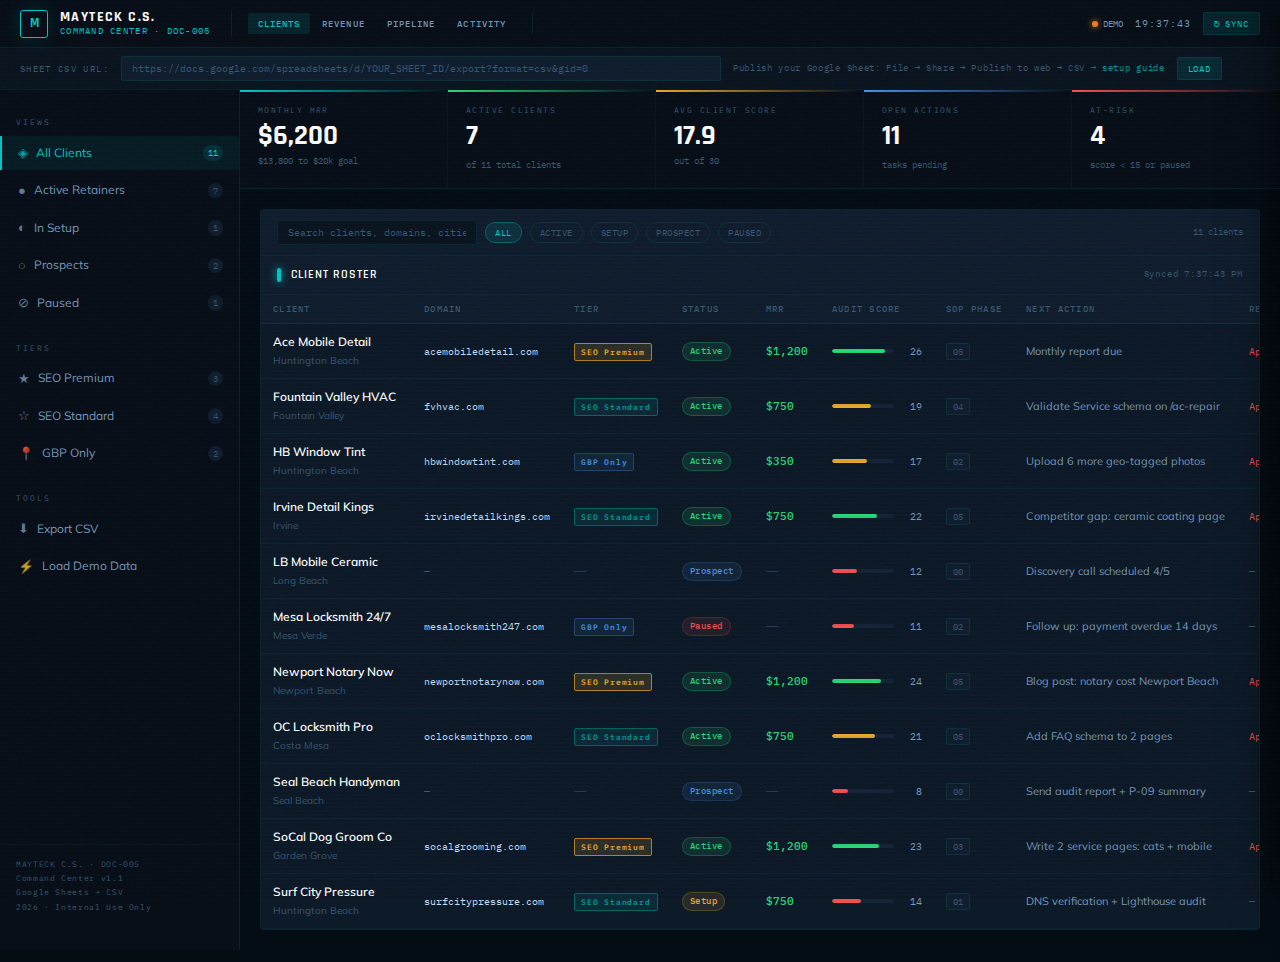
<file: 05_Command_Center_CRM.html>
<!DOCTYPE html>
<html lang="en">
<head>
<meta charset="UTF-8">
<meta name="viewport" content="width=device-width, initial-scale=1.0">
<title>Mayteck C.S. — Command Center</title>
<style>
@import url('https://fonts.googleapis.com/css2?family=IBM+Plex+Mono:ital,wght@0,300;0,400;0,500;0,600;1,300&family=Rajdhani:wght@400;500;600;700&family=Mulish:ital,wght@0,300;0,400;0,600;1,300&display=swap');

/* ══════════════════════════════════════════
   TOKENS & RESET
══════════════════════════════════════════ */
:root {
  --bg0:    #050D14;
  --bg1:    #080F18;
  --bg2:    #0B1520;
  --bg3:    #101E2E;
  --bg4:    #152438;
  --panel:  #0D1A28;
  --raised:  #122030;

  --teal:   #00C8C8;
  --teal2:  #009898;
  --teal3:  #006868;
  --teal-glow: rgba(0,200,200,0.12);

  --gold:   #E8A830;
  --gold2:  #B88020;
  --gold-glow: rgba(232,168,48,0.1);

  --green:  #28D878;
  --green2: #1A9850;
  --red:    #F05050;
  --red2:   #A03030;
  --amber:  #F08028;
  --blue:   #4890E8;
  --purple: #9870D8;

  --text:   #C8DCF0;
  --text2:  #7898B8;
  --text3:  #3A5870;
  --border: rgba(0,200,200,0.12);
  --border2: rgba(0,200,200,0.06);

  --shadow: 0 2px 20px rgba(0,0,0,0.5);
  --glow-teal: 0 0 20px rgba(0,200,200,0.15);
  --glow-gold: 0 0 20px rgba(232,168,48,0.1);

  --font-display: 'Rajdhani', sans-serif;
  --font-mono:    'IBM Plex Mono', monospace;
  --font-body:    'Mulish', sans-serif;
}

*, *::before, *::after { box-sizing: border-box; margin: 0; padding: 0; }
html { scroll-behavior: smooth; }

::-webkit-scrollbar { width: 4px; height: 4px; }
::-webkit-scrollbar-track { background: var(--bg1); }
::-webkit-scrollbar-thumb { background: var(--teal3); border-radius: 2px; }

body {
  font-family: var(--font-body);
  background: var(--bg0);
  color: var(--text);
  font-size: 13px;
  line-height: 1.5;
  min-height: 100vh;
  overflow-x: hidden;
}

/* ── NOISE OVERLAY ── */
body::before {
  content: '';
  position: fixed; inset: 0;
  background-image: url("data:image/svg+xml,%3Csvg viewBox='0 0 256 256' xmlns='http://www.w3.org/2000/svg'%3E%3Cfilter id='noise'%3E%3CfeTurbulence type='fractalNoise' baseFrequency='0.9' numOctaves='4' stitchTiles='stitch'/%3E%3C/filter%3E%3Crect width='100%25' height='100%25' filter='url(%23noise)' opacity='0.03'/%3E%3C/svg%3E");
  pointer-events: none; z-index: 9999; opacity: 0.4;
}

/* ── SCAN LINES ── */
body::after {
  content: '';
  position: fixed; inset: 0;
  background: repeating-linear-gradient(
    0deg,
    transparent,
    transparent 2px,
    rgba(0,0,0,0.04) 2px,
    rgba(0,0,0,0.04) 4px
  );
  pointer-events: none; z-index: 9998;
}

/* ══════════════════════════════════════════
   TOP BAR
══════════════════════════════════════════ */
.topbar {
  position: sticky; top: 0; z-index: 200;
  height: 48px;
  background: var(--bg1);
  border-bottom: 1px solid var(--border);
  display: flex; align-items: center;
  padding: 0 20px;
  gap: 0;
}

.topbar-brand {
  display: flex; align-items: center; gap: 12px;
  padding-right: 20px;
  border-right: 1px solid var(--border);
}
.brand-logo {
  width: 28px; height: 28px;
  border: 1.5px solid var(--teal);
  border-radius: 3px;
  display: flex; align-items: center; justify-content: center;
  font-family: var(--font-display);
  font-size: 13px; font-weight: 700;
  color: var(--teal);
  box-shadow: var(--glow-teal);
  flex-shrink: 0;
}
.brand-text { display: flex; flex-direction: column; }
.brand-name {
  font-family: var(--font-display);
  font-size: 14px; font-weight: 700;
  color: #fff; letter-spacing: 0.1em;
  line-height: 1;
}
.brand-sub {
  font-family: var(--font-mono);
  font-size: 8.5px; color: var(--teal);
  letter-spacing: 0.15em; margin-top: 1px;
}

.topbar-nav {
  display: flex; align-items: center; gap: 2px;
  padding: 0 16px;
  border-right: 1px solid var(--border);
}
.nav-btn {
  font-family: var(--font-mono);
  font-size: 9px; font-weight: 500;
  letter-spacing: 0.12em;
  padding: 5px 10px;
  border-radius: 2px;
  border: none;
  background: transparent;
  color: var(--text2);
  cursor: pointer;
  transition: all 0.15s;
}
.nav-btn:hover, .nav-btn.active {
  background: var(--teal-glow);
  color: var(--teal);
}

.topbar-right {
  margin-left: auto;
  display: flex; align-items: center; gap: 12px;
}

.status-pill {
  display: flex; align-items: center; gap: 5px;
  font-family: var(--font-mono);
  font-size: 9px;
  color: var(--text2);
}
.status-dot {
  width: 6px; height: 6px; border-radius: 50%;
  animation: pulse-dot 2s infinite;
}
.dot-green { background: var(--green); box-shadow: 0 0 6px var(--green); }
.dot-amber { background: var(--amber); box-shadow: 0 0 6px var(--amber); }
.dot-red   { background: var(--red);   box-shadow: 0 0 6px var(--red); }

@keyframes pulse-dot {
  0%, 100% { opacity: 1; }
  50% { opacity: 0.4; }
}

#clock {
  font-family: var(--font-mono);
  font-size: 10px;
  color: var(--text2);
  letter-spacing: 0.1em;
}

.btn-reload {
  font-family: var(--font-mono);
  font-size: 9px; letter-spacing: 0.1em;
  padding: 5px 10px;
  background: var(--teal-glow);
  border: 1px solid var(--border);
  border-radius: 2px;
  color: var(--teal);
  cursor: pointer;
  transition: all 0.15s;
}
.btn-reload:hover { background: rgba(0,200,200,0.2); border-color: var(--teal2); }
.btn-reload.loading { animation: spin 1s linear infinite; }
@keyframes spin { to { transform: rotate(360deg); } }

/* ══════════════════════════════════════════
   SHEET CONFIG BANNER
══════════════════════════════════════════ */
.config-banner {
  background: var(--bg2);
  border-bottom: 1px solid var(--border2);
  padding: 8px 20px;
  display: flex; align-items: center; gap: 12px;
  flex-wrap: wrap;
}
.config-label {
  font-family: var(--font-mono);
  font-size: 9px; color: var(--text3);
  letter-spacing: 0.15em; flex-shrink: 0;
}
.config-input {
  flex: 1; min-width: 320px; max-width: 600px;
  background: var(--bg3);
  border: 1px solid var(--border);
  border-radius: 2px;
  padding: 5px 10px;
  font-family: var(--font-mono);
  font-size: 10px;
  color: var(--teal);
  outline: none;
  transition: border-color 0.15s;
}
.config-input:focus { border-color: var(--teal2); }
.config-input::placeholder { color: var(--text3); }
.config-help {
  font-family: var(--font-mono);
  font-size: 8.5px; color: var(--text3);
  letter-spacing: 0.08em;
}
.config-help a { color: var(--teal2); text-decoration: none; }
.config-help a:hover { color: var(--teal); }

/* ══════════════════════════════════════════
   MAIN LAYOUT
══════════════════════════════════════════ */
.main {
  display: grid;
  grid-template-columns: 240px 1fr;
  grid-template-rows: auto 1fr;
  min-height: calc(100vh - 48px - 38px);
}

/* ── SIDEBAR ── */
.sidebar {
  grid-row: 1 / 3;
  background: var(--bg1);
  border-right: 1px solid var(--border);
  padding: 16px 0 24px;
  display: flex; flex-direction: column;
  gap: 4px;
}

.sidebar-section-label {
  font-family: var(--font-mono);
  font-size: 8px; color: var(--text3);
  letter-spacing: 0.25em; text-transform: uppercase;
  padding: 10px 16px 4px;
}

.sidebar-item {
  display: flex; align-items: center; gap: 8px;
  padding: 7px 16px;
  cursor: pointer;
  transition: all 0.12s;
  border-left: 2px solid transparent;
  font-size: 12px;
  color: var(--text2);
}
.sidebar-item:hover {
  background: var(--teal-glow);
  color: var(--teal);
  border-left-color: var(--teal3);
}
.sidebar-item.active {
  background: rgba(0,200,200,0.08);
  color: var(--teal);
  border-left-color: var(--teal);
}
.sidebar-item .si-icon { font-size: 13px; flex-shrink: 0; opacity: 0.8; }
.sidebar-item .si-label { font-family: var(--font-body); font-weight: 400; flex: 1; }
.sidebar-item .si-count {
  font-family: var(--font-mono);
  font-size: 9px; color: var(--text3);
  background: var(--bg3);
  padding: 1px 5px; border-radius: 8px;
}
.sidebar-item.active .si-count {
  background: var(--teal-glow);
  color: var(--teal);
}

.sidebar-footer {
  margin-top: auto;
  padding: 12px 16px;
  border-top: 1px solid var(--border2);
  font-family: var(--font-mono);
  font-size: 8px; color: var(--text3);
  letter-spacing: 0.08em; line-height: 1.8;
}

/* ── KPI STRIP ── */
.kpi-strip {
  grid-column: 2;
  display: grid;
  grid-template-columns: repeat(5, 1fr);
  border-bottom: 1px solid var(--border);
  background: var(--bg1);
}

.kpi-cell {
  padding: 14px 18px;
  border-right: 1px solid var(--border2);
  position: relative;
  overflow: hidden;
  transition: background 0.15s;
}
.kpi-cell:last-child { border-right: none; }
.kpi-cell:hover { background: var(--bg2); }
.kpi-cell::before {
  content: '';
  position: absolute; top: 0; left: 0; right: 0;
  height: 2px;
}
.kpi-teal::before  { background: linear-gradient(90deg, var(--teal), transparent); }
.kpi-gold::before  { background: linear-gradient(90deg, var(--gold), transparent); }
.kpi-green::before { background: linear-gradient(90deg, var(--green), transparent); }
.kpi-red::before   { background: linear-gradient(90deg, var(--red), transparent); }
.kpi-blue::before  { background: linear-gradient(90deg, var(--blue), transparent); }

.kpi-label {
  font-family: var(--font-mono);
  font-size: 8px; color: var(--text3);
  letter-spacing: 0.18em; text-transform: uppercase;
  margin-bottom: 6px;
}
.kpi-value {
  font-family: var(--font-display);
  font-size: 28px; font-weight: 700;
  color: #fff; line-height: 1;
  margin-bottom: 4px;
}
.kpi-sub {
  font-family: var(--font-mono);
  font-size: 9px; color: var(--text3);
}
.kpi-delta {
  font-family: var(--font-mono);
  font-size: 9px;
  display: inline-flex; align-items: center; gap: 2px;
}
.delta-up   { color: var(--green); }
.delta-down { color: var(--red); }
.delta-flat { color: var(--text3); }

/* ── CONTENT AREA ── */
.content {
  grid-column: 2;
  padding: 20px;
  display: flex; flex-direction: column; gap: 16px;
  overflow-y: auto;
}

/* ══════════════════════════════════════════
   PANELS
══════════════════════════════════════════ */
.panel {
  background: var(--panel);
  border: 1px solid var(--border2);
  border-radius: 4px;
  overflow: hidden;
  animation: fadeIn 0.3s ease forwards;
}

@keyframes fadeIn {
  from { opacity: 0; transform: translateY(6px); }
  to   { opacity: 1; transform: translateY(0); }
}

.panel-header {
  display: flex; align-items: center; gap: 10px;
  padding: 10px 16px;
  background: var(--bg3);
  border-bottom: 1px solid var(--border2);
}
.panel-title {
  font-family: var(--font-display);
  font-size: 12px; font-weight: 600;
  color: #fff; letter-spacing: 0.08em;
  text-transform: uppercase; flex: 1;
}
.panel-meta {
  font-family: var(--font-mono);
  font-size: 8.5px; color: var(--text3);
  letter-spacing: 0.1em;
}
.panel-accent {
  width: 4px; height: 14px; border-radius: 2px;
}
.accent-teal   { background: var(--teal); box-shadow: 0 0 8px var(--teal); }
.accent-gold   { background: var(--gold); }
.accent-green  { background: var(--green); }
.accent-red    { background: var(--red); }
.accent-purple { background: var(--purple); }

.panel-body { padding: 14px 16px; }

.two-col { display: grid; grid-template-columns: 1fr 1fr; gap: 16px; }
.three-col { display: grid; grid-template-columns: 1fr 1fr 1fr; gap: 16px; }

/* ══════════════════════════════════════════
   CLIENT TABLE
══════════════════════════════════════════ */
.client-table-wrap { overflow-x: auto; }

.client-table {
  width: 100%;
  border-collapse: collapse;
  font-size: 12px;
}

.client-table thead tr {
  background: var(--bg3);
  border-bottom: 1px solid var(--border);
}

.client-table th {
  font-family: var(--font-mono);
  font-size: 8.5px; font-weight: 500;
  letter-spacing: 0.15em; text-transform: uppercase;
  color: var(--text3);
  padding: 8px 12px;
  text-align: left;
  white-space: nowrap;
  cursor: pointer;
  user-select: none;
  transition: color 0.12s;
}
.client-table th:hover { color: var(--teal); }
.client-table th.sort-asc::after  { content: ' ▲'; color: var(--teal); font-size: 8px; }
.client-table th.sort-desc::after { content: ' ▼'; color: var(--teal); font-size: 8px; }

.client-table tbody tr {
  border-bottom: 1px solid var(--border2);
  transition: background 0.12s;
  cursor: pointer;
}
.client-table tbody tr:hover { background: rgba(0,200,200,0.04); }
.client-table tbody tr.selected { background: rgba(0,200,200,0.08); }

.client-table td {
  padding: 9px 12px;
  color: var(--text);
  vertical-align: middle;
  white-space: nowrap;
}

.td-name { font-weight: 600; color: #fff; }
.td-domain {
  font-family: var(--font-mono);
  font-size: 10px; color: var(--teal2);
}
.td-domain a { color: inherit; text-decoration: none; }
.td-domain a:hover { color: var(--teal); }

/* STATUS BADGES */
.badge {
  font-family: var(--font-mono);
  font-size: 8.5px; font-weight: 500;
  padding: 2px 7px; border-radius: 10px;
  letter-spacing: 0.06em;
  display: inline-block;
  white-space: nowrap;
}
.badge-active  { background: rgba(40,216,120,0.12); color: var(--green);  border: 1px solid rgba(40,216,120,0.25); }
.badge-setup   { background: rgba(232,168,48,0.12); color: var(--gold);   border: 1px solid rgba(232,168,48,0.25); }
.badge-paused  { background: rgba(240,80,80,0.1);   color: var(--red);    border: 1px solid rgba(240,80,80,0.2); }
.badge-prospect{ background: rgba(72,144,232,0.1);  color: var(--blue);   border: 1px solid rgba(72,144,232,0.2); }
.badge-churned { background: rgba(58,88,112,0.2);   color: var(--text3);  border: 1px solid var(--border); }

/* TIER BADGES */
.tier {
  font-family: var(--font-mono);
  font-size: 8px; font-weight: 600;
  padding: 2px 6px; border-radius: 2px;
  letter-spacing: 0.1em;
}
.tier-premium { background: rgba(232,168,48,0.15); color: var(--gold); border: 1px solid var(--gold2); }
.tier-standard{ background: rgba(0,200,200,0.1); color: var(--teal2); border: 1px solid var(--teal3); }
.tier-gbp     { background: rgba(72,144,232,0.1); color: var(--blue); border: 1px solid rgba(72,144,232,0.3); }
.tier-build   { background: rgba(152,112,216,0.1); color: var(--purple); border: 1px solid rgba(152,112,216,0.3); }

/* SCORE BAR */
.score-bar-wrap {
  display: flex; align-items: center; gap: 6px;
  min-width: 90px;
}
.score-bar-track {
  flex: 1; height: 4px;
  background: var(--bg4); border-radius: 2px;
  overflow: hidden;
}
.score-bar-fill {
  height: 100%; border-radius: 2px;
  transition: width 0.4s ease;
}
.score-num {
  font-family: var(--font-mono);
  font-size: 10px; color: var(--text2);
  width: 22px; text-align: right;
  flex-shrink: 0;
}

/* MRR VALUE */
.mrr-val {
  font-family: var(--font-mono);
  font-size: 11px; font-weight: 500;
  color: var(--green);
}

/* NEXT ACTION */
.next-action {
  font-size: 11px; color: var(--text2);
  max-width: 180px;
  overflow: hidden; text-overflow: ellipsis;
}

/* PHASE BADGE */
.phase-badge {
  font-family: var(--font-mono);
  font-size: 9px;
  padding: 2px 6px; border-radius: 2px;
  border: 1px solid var(--border);
  color: var(--text3);
  background: var(--bg3);
}

/* ══════════════════════════════════════════
   CLIENT DETAIL DRAWER
══════════════════════════════════════════ */
.detail-drawer {
  position: fixed;
  top: 0; right: 0;
  width: 420px; height: 100vh;
  background: var(--bg2);
  border-left: 1px solid var(--border);
  z-index: 300;
  transform: translateX(100%);
  transition: transform 0.25s cubic-bezier(0.4,0,0.2,1);
  display: flex; flex-direction: column;
  box-shadow: -8px 0 40px rgba(0,0,0,0.5);
  overflow: hidden;
}
.detail-drawer.open { transform: translateX(0); }

.drawer-header {
  padding: 16px 20px;
  background: var(--bg3);
  border-bottom: 1px solid var(--border);
  display: flex; align-items: flex-start; gap: 10px;
}
.drawer-close {
  margin-left: auto;
  background: none; border: none;
  color: var(--text3); cursor: pointer;
  font-size: 18px; line-height: 1;
  transition: color 0.12s;
  flex-shrink: 0;
}
.drawer-close:hover { color: var(--teal); }
.drawer-client-name {
  font-family: var(--font-display);
  font-size: 18px; font-weight: 700;
  color: #fff; line-height: 1;
  margin-bottom: 4px;
}
.drawer-client-meta {
  font-family: var(--font-mono);
  font-size: 9.5px; color: var(--text3);
  letter-spacing: 0.1em;
}

.drawer-body { flex: 1; overflow-y: auto; padding: 16px 20px; display: flex; flex-direction: column; gap: 14px; }

.drawer-section-title {
  font-family: var(--font-mono);
  font-size: 8.5px; color: var(--teal3);
  letter-spacing: 0.2em; text-transform: uppercase;
  margin-bottom: 8px;
  padding-bottom: 5px;
  border-bottom: 1px solid var(--border2);
}

.detail-grid {
  display: grid; grid-template-columns: 1fr 1fr; gap: 8px;
}
.detail-field { display: flex; flex-direction: column; gap: 3px; }
.detail-label {
  font-family: var(--font-mono);
  font-size: 8px; color: var(--text3);
  letter-spacing: 0.15em; text-transform: uppercase;
}
.detail-value {
  font-size: 12px; color: var(--text);
  font-family: var(--font-body); font-weight: 400;
}
.detail-value.mono {
  font-family: var(--font-mono);
  font-size: 10.5px; color: var(--teal2);
}
.detail-value.highlight { color: var(--green); font-weight: 600; }

.task-list { display: flex; flex-direction: column; gap: 6px; }
.task-item {
  display: flex; align-items: flex-start; gap: 8px;
  padding: 7px 10px;
  background: var(--bg3);
  border: 1px solid var(--border2);
  border-radius: 3px;
  font-size: 11.5px; color: var(--text2);
  transition: background 0.12s;
}
.task-item:hover { background: var(--bg4); }
.task-dot {
  width: 6px; height: 6px; border-radius: 50%;
  flex-shrink: 0; margin-top: 4px;
}

.sop-track { display: flex; flex-direction: column; gap: 4px; }
.sop-phase {
  display: flex; align-items: center; gap: 8px;
  padding: 5px 8px;
  background: var(--bg3);
  border: 1px solid var(--border2);
  border-radius: 2px;
  font-size: 11px;
}
.sop-num {
  font-family: var(--font-mono);
  font-size: 9px; color: var(--teal2);
  width: 24px; flex-shrink: 0;
}
.sop-label { flex: 1; color: var(--text2); }
.sop-status { font-size: 12px; }

/* ══════════════════════════════════════════
   REVENUE CHART
══════════════════════════════════════════ */
.chart-area {
  display: flex; align-items: flex-end; gap: 4px;
  height: 80px; padding: 0 4px;
}
.chart-bar-wrap {
  flex: 1; display: flex; flex-direction: column;
  align-items: center; gap: 4px;
}
.chart-bar {
  width: 100%;
  border-radius: 2px 2px 0 0;
  transition: height 0.4s ease, opacity 0.2s;
  min-height: 2px;
  cursor: pointer;
  position: relative;
}
.chart-bar:hover { opacity: 0.8; }
.chart-bar-label {
  font-family: var(--font-mono);
  font-size: 7.5px; color: var(--text3);
  letter-spacing: 0.05em;
}

/* ══════════════════════════════════════════
   ACTIVITY FEED
══════════════════════════════════════════ */
.activity-feed { display: flex; flex-direction: column; gap: 0; }
.activity-item {
  display: flex; gap: 12px; padding: 9px 0;
  border-bottom: 1px solid var(--border2);
}
.activity-item:last-child { border-bottom: none; }
.activity-dot-col {
  display: flex; flex-direction: column; align-items: center; gap: 0;
  padding-top: 3px;
}
.activity-dot-outer {
  width: 10px; height: 10px; border-radius: 50%;
  border: 1.5px solid var(--teal3);
  display: flex; align-items: center; justify-content: center;
  flex-shrink: 0;
}
.activity-dot-inner {
  width: 4px; height: 4px; border-radius: 50%;
  background: var(--teal);
}
.activity-line {
  flex: 1; width: 1px;
  background: var(--border2);
  margin-top: 2px;
}
.activity-content { flex: 1; }
.activity-title {
  font-size: 12px; color: var(--text);
  margin-bottom: 2px; font-weight: 400;
}
.activity-title strong { color: #fff; font-weight: 600; }
.activity-time {
  font-family: var(--font-mono);
  font-size: 9px; color: var(--text3);
  letter-spacing: 0.08em;
}

/* ══════════════════════════════════════════
   LOADING / EMPTY STATES
══════════════════════════════════════════ */
.loading-state {
  display: flex; flex-direction: column;
  align-items: center; justify-content: center;
  padding: 48px 20px; gap: 12px;
}
.loading-spinner {
  width: 28px; height: 28px;
  border: 2px solid var(--border);
  border-top-color: var(--teal);
  border-radius: 50%;
  animation: spin 0.8s linear infinite;
}
.loading-text {
  font-family: var(--font-mono);
  font-size: 10px; color: var(--text3);
  letter-spacing: 0.15em;
}
.empty-state {
  text-align: center; padding: 32px;
  font-family: var(--font-mono);
  font-size: 10px; color: var(--text3);
  letter-spacing: 0.1em; line-height: 1.8;
}
.empty-state .big { font-size: 32px; display: block; margin-bottom: 8px; opacity: 0.3; }

/* ══════════════════════════════════════════
   FILTER BAR
══════════════════════════════════════════ */
.filter-bar {
  display: flex; align-items: center; gap: 8px;
  padding: 10px 16px;
  background: var(--bg3);
  border-bottom: 1px solid var(--border2);
  flex-wrap: wrap;
}
.filter-input {
  background: var(--bg2);
  border: 1px solid var(--border);
  border-radius: 2px;
  padding: 5px 10px;
  font-family: var(--font-mono);
  font-size: 10px; color: var(--text);
  outline: none; width: 200px;
  transition: border-color 0.15s;
}
.filter-input:focus { border-color: var(--teal2); }
.filter-input::placeholder { color: var(--text3); }

.filter-chip {
  font-family: var(--font-mono);
  font-size: 8.5px;
  padding: 4px 9px; border-radius: 10px;
  border: 1px solid var(--border);
  background: transparent; color: var(--text3);
  cursor: pointer; transition: all 0.12s;
  letter-spacing: 0.06em;
}
.filter-chip:hover, .filter-chip.active {
  background: var(--teal-glow);
  border-color: var(--teal3);
  color: var(--teal);
}

.filter-right { margin-left: auto; }
.table-count {
  font-family: var(--font-mono);
  font-size: 9px; color: var(--text3);
}

/* ══════════════════════════════════════════
   TOOLTIP
══════════════════════════════════════════ */
.tooltip {
  position: absolute;
  background: var(--bg4);
  border: 1px solid var(--border);
  border-radius: 3px;
  padding: 5px 9px;
  font-family: var(--font-mono);
  font-size: 9.5px; color: var(--text);
  pointer-events: none; z-index: 400;
  white-space: nowrap;
  opacity: 0; transition: opacity 0.12s;
}
.tooltip.visible { opacity: 1; }

/* ══════════════════════════════════════════
   RESPONSIVE TWEAKS
══════════════════════════════════════════ */
@media (max-width: 1100px) {
  .main { grid-template-columns: 1fr; }
  .sidebar { display: none; }
  .kpi-strip { grid-column: 1; grid-template-columns: repeat(3,1fr); }
  .content { grid-column: 1; }
  .kpi-cell:nth-child(n+4) { display: none; }
}

</style>
</head>
<body>

<!-- ══════════════════════════════════════════
     TOP BAR
══════════════════════════════════════════ -->
<div class="topbar">
  <div class="topbar-brand">
    <div class="brand-logo">M</div>
    <div class="brand-text">
      <div class="brand-name">MAYTECK C.S.</div>
      <div class="brand-sub">COMMAND CENTER · DOC-005</div>
    </div>
  </div>

  <nav class="topbar-nav">
    <button class="nav-btn active" onclick="switchView('clients')">CLIENTS</button>
    <button class="nav-btn" onclick="switchView('revenue')">REVENUE</button>
    <button class="nav-btn" onclick="switchView('pipeline')">PIPELINE</button>
    <button class="nav-btn" onclick="switchView('activity')">ACTIVITY</button>
  </nav>

  <div class="topbar-right">
    <div class="status-pill">
      <div class="status-dot dot-green" id="conn-dot"></div>
      <span id="conn-label">READY</span>
    </div>
    <span id="clock">--:--:--</span>
    <button class="btn-reload" onclick="loadData()" id="reload-btn">↻ SYNC</button>
  </div>
</div>

<!-- ══════════════════════════════════════════
     CONFIG BANNER
══════════════════════════════════════════ -->
<div class="config-banner">
  <span class="config-label">SHEET CSV URL:</span>
  <input
    class="config-input"
    id="sheet-url"
    placeholder="https://docs.google.com/spreadsheets/d/YOUR_SHEET_ID/export?format=csv&gid=0"
    type="text"
  >
  <span class="config-help">
    Publish your Google Sheet: File → Share → Publish to web → CSV →
    <a href="#" onclick="showSheetHelp()">setup guide</a>
  </span>
  <button class="btn-reload" onclick="loadData()">LOAD</button>
</div>

<!-- ══════════════════════════════════════════
     MAIN LAYOUT
══════════════════════════════════════════ -->
<div class="main">

  <!-- SIDEBAR -->
  <aside class="sidebar" id="sidebar">
    <div class="sidebar-section-label">Views</div>
    <div class="sidebar-item active" onclick="switchView('clients')">
      <span class="si-icon">◈</span>
      <span class="si-label">All Clients</span>
      <span class="si-count" id="count-all">0</span>
    </div>
    <div class="sidebar-item" onclick="filterByStatus('Active')">
      <span class="si-icon">●</span>
      <span class="si-label">Active Retainers</span>
      <span class="si-count" id="count-active">0</span>
    </div>
    <div class="sidebar-item" onclick="filterByStatus('Setup')">
      <span class="si-icon">◐</span>
      <span class="si-label">In Setup</span>
      <span class="si-count" id="count-setup">0</span>
    </div>
    <div class="sidebar-item" onclick="filterByStatus('Prospect')">
      <span class="si-icon">○</span>
      <span class="si-label">Prospects</span>
      <span class="si-count" id="count-prospect">0</span>
    </div>
    <div class="sidebar-item" onclick="filterByStatus('Paused')">
      <span class="si-icon">⊘</span>
      <span class="si-label">Paused</span>
      <span class="si-count" id="count-paused">0</span>
    </div>

    <div class="sidebar-section-label" style="margin-top:8px;">Tiers</div>
    <div class="sidebar-item" onclick="filterByTier('SEO Premium')">
      <span class="si-icon">★</span>
      <span class="si-label">SEO Premium</span>
      <span class="si-count" id="count-premium">0</span>
    </div>
    <div class="sidebar-item" onclick="filterByTier('SEO Standard')">
      <span class="si-icon">☆</span>
      <span class="si-label">SEO Standard</span>
      <span class="si-count" id="count-standard">0</span>
    </div>
    <div class="sidebar-item" onclick="filterByTier('GBP Only')">
      <span class="si-icon">📍</span>
      <span class="si-label">GBP Only</span>
      <span class="si-count" id="count-gbp">0</span>
    </div>

    <div class="sidebar-section-label" style="margin-top:8px;">Tools</div>
    <div class="sidebar-item" onclick="exportCSV()">
      <span class="si-icon">⬇</span>
      <span class="si-label">Export CSV</span>
    </div>
    <div class="sidebar-item" onclick="toggleDemoData()">
      <span class="si-icon">⚡</span>
      <span class="si-label">Load Demo Data</span>
    </div>

    <div class="sidebar-footer">
      MAYTECK C.S. · DOC-005<br>
      Command Center v1.1<br>
      Google Sheets → CSV<br>
      2026 · Internal Use Only
    </div>
  </aside>

  <!-- KPI STRIP -->
  <div class="kpi-strip">
    <div class="kpi-cell kpi-teal">
      <div class="kpi-label">Monthly MRR</div>
      <div class="kpi-value" id="kpi-mrr">$0</div>
      <div class="kpi-sub"><span class="kpi-delta delta-flat" id="kpi-mrr-delta">— no data</span></div>
    </div>
    <div class="kpi-cell kpi-green">
      <div class="kpi-label">Active Clients</div>
      <div class="kpi-value" id="kpi-clients">0</div>
      <div class="kpi-sub kpi-delta delta-flat" id="kpi-clients-sub">retainers</div>
    </div>
    <div class="kpi-cell kpi-gold">
      <div class="kpi-label">Avg Client Score</div>
      <div class="kpi-value" id="kpi-score">—</div>
      <div class="kpi-sub"><span class="kpi-delta" id="kpi-score-sub">out of 30</span></div>
    </div>
    <div class="kpi-cell kpi-blue">
      <div class="kpi-label">Open Actions</div>
      <div class="kpi-value" id="kpi-actions">0</div>
      <div class="kpi-sub kpi-delta delta-flat" id="kpi-actions-sub">tasks pending</div>
    </div>
    <div class="kpi-cell kpi-red">
      <div class="kpi-label">At-Risk</div>
      <div class="kpi-value" id="kpi-risk">0</div>
      <div class="kpi-sub kpi-delta delta-flat">score &lt; 15 or paused</div>
    </div>
  </div>

  <!-- CONTENT AREA -->
  <div class="content" id="main-content">

    <!-- VIEW: CLIENTS -->
    <div id="view-clients">
      <div class="panel">
        <div class="filter-bar">
          <input class="filter-input" id="search-input" placeholder="Search clients, domains, cities..." oninput="applyFilters()">
          <button class="filter-chip active" id="chip-all" onclick="setStatusFilter('all', this)">ALL</button>
          <button class="filter-chip" id="chip-active" onclick="setStatusFilter('Active', this)">ACTIVE</button>
          <button class="filter-chip" id="chip-setup" onclick="setStatusFilter('Setup', this)">SETUP</button>
          <button class="filter-chip" id="chip-prospect" onclick="setStatusFilter('Prospect', this)">PROSPECT</button>
          <button class="filter-chip" id="chip-paused" onclick="setStatusFilter('Paused', this)">PAUSED</button>
          <span class="table-count filter-right" id="table-count">0 clients</span>
        </div>
        <div class="panel-header">
          <div class="panel-accent accent-teal"></div>
          <div class="panel-title">Client Roster</div>
          <div class="panel-meta" id="last-sync">Not synced</div>
        </div>
        <div class="client-table-wrap">
          <table class="client-table" id="client-table">
            <thead>
              <tr>
                <th onclick="sortTable('name')">CLIENT</th>
                <th onclick="sortTable('domain')">DOMAIN</th>
                <th onclick="sortTable('tier')">TIER</th>
                <th onclick="sortTable('status')">STATUS</th>
                <th onclick="sortTable('mrr')">MRR</th>
                <th onclick="sortTable('score')">AUDIT SCORE</th>
                <th onclick="sortTable('sop_phase')">SOP PHASE</th>
                <th onclick="sortTable('next_action')">NEXT ACTION</th>
                <th onclick="sortTable('report_due')">REPORT DUE</th>
              </tr>
            </thead>
            <tbody id="client-tbody">
              <tr><td colspan="9"><div class="loading-state">
                <div class="empty-state">
                  <span class="big">◈</span>
                  Paste your Google Sheet CSV URL above and click LOAD<br>
                  or click <strong>Load Demo Data</strong> in the sidebar to preview
                </div>
              </div></td></tr>
            </tbody>
          </table>
        </div>
      </div>
    </div>

    <!-- VIEW: REVENUE -->
    <div id="view-revenue" style="display:none;">
      <div class="two-col">
        <div class="panel">
          <div class="panel-header">
            <div class="panel-accent accent-green"></div>
            <div class="panel-title">MRR by Tier</div>
          </div>
          <div class="panel-body">
            <div id="mrr-breakdown" class="activity-feed"></div>
          </div>
        </div>
        <div class="panel">
          <div class="panel-header">
            <div class="panel-accent accent-gold"></div>
            <div class="panel-title">Revenue Projection</div>
            <div class="panel-meta">Based on active clients</div>
          </div>
          <div class="panel-body">
            <div id="revenue-chart" class="chart-area"></div>
            <div style="margin-top:12px;font-family:var(--font-mono);font-size:9px;color:var(--text3);">Monthly bars = current MRR projected forward</div>
          </div>
        </div>
      </div>
      <div class="panel">
        <div class="panel-header">
          <div class="panel-accent accent-teal"></div>
          <div class="panel-title">Goal Progress — $20k/Month Target</div>
        </div>
        <div class="panel-body" id="goal-panel"></div>
      </div>
    </div>

    <!-- VIEW: PIPELINE -->
    <div id="view-pipeline" style="display:none;">
      <div class="panel">
        <div class="panel-header">
          <div class="panel-accent accent-purple"></div>
          <div class="panel-title">Pipeline — SOP Phase Tracker</div>
          <div class="panel-meta">Clients by current phase</div>
        </div>
        <div class="panel-body" id="pipeline-content"></div>
      </div>
    </div>

    <!-- VIEW: ACTIVITY -->
    <div id="view-activity" style="display:none;">
      <div class="panel">
        <div class="panel-header">
          <div class="panel-accent accent-teal"></div>
          <div class="panel-title">Activity Feed</div>
          <div class="panel-meta">Next actions &amp; due items</div>
        </div>
        <div class="panel-body">
          <div id="activity-feed-content" class="activity-feed"></div>
        </div>
      </div>
    </div>

  </div>
</div>

<!-- CLIENT DETAIL DRAWER -->
<div class="detail-drawer" id="detail-drawer">
  <div class="drawer-header">
    <div>
      <div class="drawer-client-name" id="drawer-name">—</div>
      <div class="drawer-client-meta" id="drawer-meta">—</div>
    </div>
    <button class="drawer-close" onclick="closeDrawer()">✕</button>
  </div>
  <div class="drawer-body" id="drawer-body"></div>
</div>

<!-- TOOLTIP -->
<div class="tooltip" id="tooltip"></div>

<script>
// ══════════════════════════════════════════════════════════════════════════
// STATE
// ══════════════════════════════════════════════════════════════════════════
let allClients = [];
let filteredClients = [];
let sortKey = 'name';
let sortDir = 1;
let statusFilter = 'all';
let usingDemo = false;

// ══════════════════════════════════════════════════════════════════════════
// DEMO DATA — mirrors expected Google Sheet column structure
// Columns: name, domain, city, industry, tier, status, mrr, audit_score,
//          sop_phase, next_action, report_due, notes, phone, email,
//          github_repo, gbp_status, review_count, start_date
// ══════════════════════════════════════════════════════════════════════════
const DEMO_DATA = [
  { name:"Ace Mobile Detail",    domain:"acemobiledetail.com",    city:"Huntington Beach", industry:"Auto Detailing",  tier:"SEO Premium",  status:"Active",   mrr:1200, audit_score:26, sop_phase:"05 — Reporting",        next_action:"Monthly report due",       report_due:"2026-04-01", notes:"Top client. Ceramic coating page needs update.", phone:"714-555-0101", email:"ace@email.com",    github_repo:"client-ace-detail-site",   gbp_status:"Optimized", review_count:62,  start_date:"2025-09-15" },
  { name:"OC Locksmith Pro",     domain:"oclocksmithpro.com",     city:"Costa Mesa",       industry:"Locksmith",       tier:"SEO Standard", status:"Active",   mrr:750,  audit_score:21, sop_phase:"05 — Reporting",        next_action:"Add FAQ schema to 2 pages", report_due:"2026-04-01", notes:"Review velocity low — ask owner to solicit.",   phone:"949-555-0202", email:"oc@lock.com",      github_repo:"client-oc-locksmith-site", gbp_status:"Active",    review_count:28,  start_date:"2025-11-01" },
  { name:"HB Window Tint",       domain:"hbwindowtint.com",       city:"Huntington Beach", industry:"Window Tinting",  tier:"GBP Only",     status:"Active",   mrr:350,  audit_score:17, sop_phase:"02 — GBP Power-Up",     next_action:"Upload 6 more geo-tagged photos", report_due:"2026-04-05", notes:"GBP just verified. Site build upsell in Q2.", phone:"714-555-0303", email:"hb@tint.com",      github_repo:"",                         gbp_status:"New",       review_count:9,   start_date:"2026-01-10" },
  { name:"Surf City Pressure",   domain:"surfcitypressure.com",   city:"Huntington Beach", industry:"Pressure Washing",tier:"SEO Standard", status:"Setup",    mrr:750,  audit_score:14, sop_phase:"01 — Tech Foundation",  next_action:"DNS verification + Lighthouse audit", report_due:"—",          notes:"Domain registered. CF Pages deploying now.",   phone:"714-555-0404", email:"surf@pressure.com",github_repo:"client-surf-pressure-site","gbp_status":"Not Claimed",review_count:3,  start_date:"2026-02-20" },
  { name:"Newport Notary Now",   domain:"newportnotarynow.com",   city:"Newport Beach",    industry:"Mobile Notary",   tier:"SEO Premium",  status:"Active",   mrr:1200, audit_score:24, sop_phase:"05 — Reporting",        next_action:"Blog post: notary cost Newport Beach", report_due:"2026-04-01", notes:"High engagement client. Wants referral page.", phone:"949-555-0505", email:"nn@notary.com",    github_repo:"client-newport-notary",    gbp_status:"Optimized", review_count:44,  start_date:"2025-10-05" },
  { name:"Fountain Valley HVAC", domain:"fvhvac.com",             city:"Fountain Valley",  industry:"HVAC",            tier:"SEO Standard", status:"Active",   mrr:750,  audit_score:19, sop_phase:"04 — Schema Deploy",    next_action:"Validate Service schema on /ac-repair", report_due:"2026-04-03", notes:"Seasonal traffic spike incoming — June content ready?", phone:"714-555-0606", email:"fv@hvac.com",      github_repo:"client-fv-hvac-site",      gbp_status:"Active",    review_count:31,  start_date:"2025-12-01" },
  { name:"Irvine Detail Kings",  domain:"irvinedetailkings.com",  city:"Irvine",           industry:"Auto Detailing",  tier:"SEO Standard", status:"Active",   mrr:750,  audit_score:22, sop_phase:"05 — Reporting",        next_action:"Competitor gap: ceramic coating page", report_due:"2026-04-02", notes:"Added ceramic coating service. Page needed.",  phone:"949-555-0707", email:"irvine@detail.com",github_repo:"client-irvine-detail",      gbp_status:"Active",    review_count:19,  start_date:"2026-01-15" },
  { name:"Mesa Locksmith 24/7",  domain:"mesalocksmith247.com",   city:"Mesa Verde",       industry:"Locksmith",       tier:"GBP Only",     status:"Paused",   mrr:0,    audit_score:11, sop_phase:"02 — GBP Power-Up",     next_action:"Follow up: payment overdue 14 days",  report_due:"—",          notes:"Invoice #INV-041 outstanding. Pause confirmed.", phone:"714-555-0808", email:"mesa@lock.com",    github_repo:"",                         gbp_status:"Incomplete",review_count:5,   start_date:"2026-01-01" },
  { name:"SoCal Dog Groom Co",   domain:"socalgrooming.com",      city:"Garden Grove",     industry:"Pet Services",    tier:"SEO Premium",  status:"Active",   mrr:1200, audit_score:23, sop_phase:"03 — Content",          next_action:"Write 2 service pages: cats + mobile", report_due:"2026-04-01", notes:"Expanding to cat grooming. New page required.", phone:"714-555-0909", email:"socal@groom.com",  github_repo:"client-socal-groom-site",  gbp_status:"Optimized", review_count:88,  start_date:"2025-08-20" },
  { name:"Seal Beach Handyman",  domain:"",                       city:"Seal Beach",       industry:"Handyman",        tier:"—",            status:"Prospect", mrr:0,    audit_score:8,  sop_phase:"00 — Prospecting",      next_action:"Send audit report + P-09 summary",    report_due:"—",          notes:"Audit complete. Score 8/30. Critical findings.", phone:"562-555-1010", email:"sb@handyman.com",  github_repo:"",                         gbp_status:"Not Claimed",review_count:0,  start_date:"" },
  { name:"LB Mobile Ceramic",    domain:"",                       city:"Long Beach",       industry:"Ceramic Coating", tier:"—",            status:"Prospect", mrr:0,    audit_score:12, sop_phase:"00 — Prospecting",      next_action:"Discovery call scheduled 4/5",        report_due:"—",          notes:"Interested in premium retainer. Strong close.", phone:"562-555-1111", email:"lb@ceramic.com",   github_repo:"",                         gbp_status:"Incomplete",review_count:7,  start_date:"" },
];

// ══════════════════════════════════════════════════════════════════════════
// CSV PARSING — expects header row matching column names above
// ══════════════════════════════════════════════════════════════════════════
function parseCSV(csv) {
  const lines = csv.trim().split('\n');
  if (lines.length < 2) return [];
  const headers = lines[0].split(',').map(h => h.trim().toLowerCase().replace(/\s+/g,'_').replace(/[^a-z0-9_]/g,''));
  return lines.slice(1).map(line => {
    // Handle quoted CSV fields
    const vals = [];
    let inQ = false, cur = '';
    for (let i = 0; i < line.length; i++) {
      if (line[i] === '"') { inQ = !inQ; }
      else if (line[i] === ',' && !inQ) { vals.push(cur.trim()); cur = ''; }
      else { cur += line[i]; }
    }
    vals.push(cur.trim());
    const obj = {};
    headers.forEach((h, i) => { obj[h] = (vals[i] || '').replace(/^"|"$/g,''); });
    obj.mrr = parseFloat(obj.mrr) || 0;
    obj.audit_score = parseInt(obj.audit_score) || 0;
    obj.review_count = parseInt(obj.review_count) || 0;
    return obj;
  }).filter(c => c.name);
}

// ══════════════════════════════════════════════════════════════════════════
// DATA LOAD
// ══════════════════════════════════════════════════════════════════════════
async function loadData() {
  const url = document.getElementById('sheet-url').value.trim();
  if (!url) { toggleDemoData(); return; }

  setConnStatus('loading');
  try {
    const res = await fetch(url);
    if (!res.ok) throw new Error(`HTTP ${res.status}`);
    const csv = await res.text();
    allClients = parseCSV(csv);
    usingDemo = false;
    setConnStatus('connected');
    render();
  } catch(e) {
    setConnStatus('error');
    console.error('Sheet load error:', e);
    showToast('Failed to load sheet. Check URL and sharing settings.');
  }
}

function toggleDemoData() {
  allClients = DEMO_DATA.map(d => ({...d}));
  usingDemo = true;
  setConnStatus('demo');
  render();
}

function setConnStatus(state) {
  const dot = document.getElementById('conn-dot');
  const label = document.getElementById('conn-label');
  const states = {
    ready:     { cls:'dot-green',  text:'READY' },
    loading:   { cls:'dot-amber',  text:'SYNCING' },
    connected: { cls:'dot-green',  text:'LIVE' },
    error:     { cls:'dot-red',    text:'ERROR' },
    demo:      { cls:'dot-amber',  text:'DEMO' },
  };
  const s = states[state] || states.ready;
  dot.className = 'status-dot ' + s.cls;
  label.textContent = s.text;
  if (state !== 'loading') {
    document.getElementById('last-sync').textContent =
      state === 'error' ? 'Sync failed' : 'Synced ' + new Date().toLocaleTimeString();
  }
}

// ══════════════════════════════════════════════════════════════════════════
// RENDER ENGINE
// ══════════════════════════════════════════════════════════════════════════
function render() {
  applyFilters();
  renderKPIs();
  updateSidebarCounts();
  renderRevenue();
  renderPipeline();
  renderActivity();
}

function applyFilters() {
  const search = document.getElementById('search-input').value.toLowerCase();
  filteredClients = allClients.filter(c => {
    const matchStatus = statusFilter === 'all' || (c.status||'').toLowerCase() === statusFilter.toLowerCase();
    const matchSearch = !search ||
      (c.name||'').toLowerCase().includes(search) ||
      (c.domain||'').toLowerCase().includes(search) ||
      (c.city||'').toLowerCase().includes(search) ||
      (c.industry||'').toLowerCase().includes(search) ||
      (c.tier||'').toLowerCase().includes(search);
    return matchStatus && matchSearch;
  });
  filteredClients.sort((a,b) => {
    let av = a[sortKey]||'', bv = b[sortKey]||'';
    if (typeof av === 'number') return (av - bv) * sortDir;
    return String(av).localeCompare(String(bv)) * sortDir;
  });
  renderTable();
  document.getElementById('table-count').textContent = `${filteredClients.length} client${filteredClients.length !== 1 ? 's' : ''}`;
}

function renderKPIs() {
  const active = allClients.filter(c => c.status === 'Active');
  const mrr = active.reduce((s,c) => s + (c.mrr||0), 0);
  const scores = allClients.filter(c => c.audit_score > 0).map(c => c.audit_score);
  const avgScore = scores.length ? (scores.reduce((a,b)=>a+b,0)/scores.length).toFixed(1) : '—';
  const openActions = allClients.filter(c => c.next_action && c.status !== 'Churned').length;
  const atRisk = allClients.filter(c => c.audit_score > 0 && c.audit_score < 15 || c.status === 'Paused').length;

  document.getElementById('kpi-mrr').textContent = '$' + mrr.toLocaleString();
  document.getElementById('kpi-mrr-delta').textContent = `$${(20000-mrr).toLocaleString()} to $20k goal`;
  document.getElementById('kpi-mrr-delta').className = 'kpi-delta ' + (mrr >= 20000 ? 'delta-up' : 'delta-flat');

  document.getElementById('kpi-clients').textContent = active.length;
  document.getElementById('kpi-clients-sub').textContent = `of ${allClients.length} total clients`;

  document.getElementById('kpi-score').textContent = avgScore;
  const scoreColor = avgScore >= 22 ? 'delta-up' : avgScore >= 15 ? 'delta-flat' : 'delta-down';
  document.getElementById('kpi-score-sub').className = 'kpi-delta ' + scoreColor;

  document.getElementById('kpi-actions').textContent = openActions;
  document.getElementById('kpi-risk').textContent = atRisk;
}

function updateSidebarCounts() {
  const count = s => allClients.filter(c => c.status === s).length;
  document.getElementById('count-all').textContent = allClients.length;
  document.getElementById('count-active').textContent = count('Active');
  document.getElementById('count-setup').textContent = count('Setup');
  document.getElementById('count-prospect').textContent = count('Prospect');
  document.getElementById('count-paused').textContent = count('Paused');
  document.getElementById('count-premium').textContent = allClients.filter(c=>c.tier==='SEO Premium').length;
  document.getElementById('count-standard').textContent = allClients.filter(c=>c.tier==='SEO Standard').length;
  document.getElementById('count-gbp').textContent = allClients.filter(c=>c.tier==='GBP Only').length;
}

function renderTable() {
  const tbody = document.getElementById('client-tbody');
  if (!filteredClients.length) {
    tbody.innerHTML = `<tr><td colspan="9"><div class="empty-state"><span class="big">◈</span>No clients match the current filter</div></td></tr>`;
    return;
  }

  tbody.innerHTML = filteredClients.map((c, idx) => {
    const statusBadge = statusBadgeHTML(c.status);
    const tierBadge = tierBadgeHTML(c.tier);
    const mrrVal = c.mrr > 0 ? `<span class="mrr-val">$${c.mrr.toLocaleString()}</span>` : '<span style="color:var(--text3)">—</span>';
    const scoreBar = c.audit_score > 0 ? scoreBarHTML(c.audit_score) : '<span style="color:var(--text3)">not audited</span>';
    const phase = c.sop_phase ? `<span class="phase-badge">${c.sop_phase.split(' — ')[0]}</span>` : '';
    const domainLink = c.domain ? `<a href="https://${c.domain}" target="_blank">${c.domain}</a>` : '<span style="color:var(--text3)">—</span>';
    const nextAction = c.next_action ? `<span class="next-action" title="${c.next_action}">${c.next_action}</span>` : '—';
    const reportDue = c.report_due && c.report_due !== '—' ? formatDate(c.report_due) : '<span style="color:var(--text3)">—</span>';

    return `<tr onclick="openDrawer(${idx})" style="animation-delay:${idx*0.02}s">
      <td><span class="td-name">${c.name}</span><br><span style="font-size:10px;color:var(--text3)">${c.city||''}</span></td>
      <td class="td-domain">${domainLink}</td>
      <td>${tierBadge}</td>
      <td>${statusBadge}</td>
      <td>${mrrVal}</td>
      <td>${scoreBar}</td>
      <td>${phase}</td>
      <td>${nextAction}</td>
      <td style="font-family:var(--font-mono);font-size:10px;">${reportDue}</td>
    </tr>`;
  }).join('');
}

function statusBadgeHTML(status) {
  const map = {
    'Active':'badge-active','Setup':'badge-setup','Paused':'badge-paused',
    'Prospect':'badge-prospect','Churned':'badge-churned'
  };
  return `<span class="badge ${map[status]||'badge-churned'}">${status||'—'}</span>`;
}

function tierBadgeHTML(tier) {
  const map = {
    'SEO Premium':'tier-premium','SEO Standard':'tier-standard',
    'GBP Only':'tier-gbp'
  };
  const cls = map[tier] || '';
  return cls ? `<span class="tier ${cls}">${tier}</span>` : `<span style="color:var(--text3)">—</span>`;
}

function scoreBarHTML(score) {
  const pct = Math.min(100, (score/30)*100);
  const color = score >= 22 ? 'var(--green)' : score >= 15 ? 'var(--gold)' : 'var(--red)';
  return `<div class="score-bar-wrap">
    <div class="score-bar-track"><div class="score-bar-fill" style="width:${pct}%;background:${color}"></div></div>
    <span class="score-num">${score}</span>
  </div>`;
}

function formatDate(dateStr) {
  if (!dateStr || dateStr === '—') return '—';
  try {
    const d = new Date(dateStr);
    const now = new Date();
    const diff = Math.floor((d - now) / 86400000);
    const formatted = d.toLocaleDateString('en-US', { month:'short', day:'numeric' });
    if (diff < 0) return `<span style="color:var(--red)">${formatted} (overdue)</span>`;
    if (diff <= 3) return `<span style="color:var(--amber)">${formatted}</span>`;
    return formatted;
  } catch { return dateStr; }
}

// ══════════════════════════════════════════════════════════════════════════
// REVENUE VIEW
// ══════════════════════════════════════════════════════════════════════════
function renderRevenue() {
  const active = allClients.filter(c => c.status === 'Active');
  const totalMRR = active.reduce((s,c) => s+c.mrr, 0);

  // MRR breakdown by tier
  const tiers = ['SEO Premium','SEO Standard','GBP Only'];
  const tierColors = ['var(--gold)','var(--teal)','var(--blue)'];
  let breakdownHTML = '';
  tiers.forEach((tier,i) => {
    const clients = active.filter(c => c.tier === tier);
    const tierMRR = clients.reduce((s,c)=>s+c.mrr,0);
    const pct = totalMRR > 0 ? ((tierMRR/totalMRR)*100).toFixed(0) : 0;
    if (clients.length === 0) return;
    breakdownHTML += `
      <div class="activity-item">
        <div class="activity-dot-col">
          <div class="activity-dot-outer" style="border-color:${tierColors[i]}">
            <div class="activity-dot-inner" style="background:${tierColors[i]}"></div>
          </div>
          <div class="activity-line"></div>
        </div>
        <div class="activity-content">
          <div class="activity-title"><strong>${tier}</strong> — ${clients.length} client${clients.length>1?'s':''}</div>
          <div class="activity-time">$${tierMRR.toLocaleString()}/mo · ${pct}% of MRR</div>
        </div>
        <div style="font-family:var(--font-mono);font-size:12px;color:${tierColors[i]}">$${tierMRR.toLocaleString()}</div>
      </div>`;
  });
  document.getElementById('mrr-breakdown').innerHTML = breakdownHTML || '<div class="empty-state">No active clients</div>';

  // Revenue bars (projected 6 months)
  const maxVal = Math.max(totalMRR * 1.3, 20000);
  const months = ['NOW','M+1','M+2','M+3','M+4','M+5'];
  const growth = [1, 1.04, 1.08, 1.12, 1.16, 1.20];
  let chartHTML = '';
  months.forEach((m, i) => {
    const val = Math.round(totalMRR * growth[i]);
    const h = Math.max(4, Math.round((val / maxVal) * 80));
    const color = val >= 20000 ? 'var(--green)' : i === 0 ? 'var(--teal)' : 'var(--teal3)';
    chartHTML += `<div class="chart-bar-wrap">
      <div class="chart-bar" style="height:${h}px;background:${color}" title="$${val.toLocaleString()}/mo"></div>
      <div class="chart-bar-label">${m}</div>
    </div>`;
  });
  document.getElementById('revenue-chart').innerHTML = chartHTML;

  // Goal panel
  const pct = Math.min(100, (totalMRR/20000)*100);
  const goalColor = pct >= 100 ? 'var(--green)' : pct >= 60 ? 'var(--gold)' : 'var(--teal)';
  document.getElementById('goal-panel').innerHTML = `
    <div style="margin-bottom:10px;font-family:var(--font-mono);font-size:10px;color:var(--text3)">
      Current MRR: <span style="color:#fff;font-size:13px;font-weight:600">$${totalMRR.toLocaleString()}</span>
      &nbsp;/&nbsp; Target: <span style="color:var(--teal)">$20,000</span>
      &nbsp;/&nbsp; Gap: <span style="color:${pct>=100?'var(--green)':'var(--red)'}">$${Math.max(0,20000-totalMRR).toLocaleString()}</span>
    </div>
    <div style="height:20px;background:var(--bg4);border-radius:3px;overflow:hidden;margin-bottom:8px;">
      <div style="height:100%;width:${pct}%;background:${goalColor};border-radius:3px;transition:width 0.6s ease;"></div>
    </div>
    <div style="font-family:var(--font-mono);font-size:9px;color:var(--text3)">${pct.toFixed(1)}% of $20k/month goal achieved · ${active.length} active clients · avg $${active.length?Math.round(totalMRR/active.length):0}/client</div>`;
}

// ══════════════════════════════════════════════════════════════════════════
// PIPELINE VIEW
// ══════════════════════════════════════════════════════════════════════════
function renderPipeline() {
  const phases = [
    '00 — Prospecting','01 — Tech Foundation','02 — GBP Power-Up',
    '03 — Content','04 — Schema Deploy','05 — Reporting','06 — Handoff'
  ];
  const phaseColors = ['var(--blue)','var(--amber)','var(--teal)','var(--purple)','var(--gold)','var(--green)','var(--text2)'];

  let html = '<div style="display:flex;flex-direction:column;gap:12px;">';
  phases.forEach((phase, i) => {
    const clients = allClients.filter(c => (c.sop_phase||'').startsWith(phase.split(' — ')[0]));
    if (clients.length === 0) return;
    html += `<div>
      <div style="font-family:var(--font-mono);font-size:9px;color:${phaseColors[i]};letter-spacing:0.15em;margin-bottom:6px;">${phase}</div>
      <div style="display:flex;flex-wrap:wrap;gap:6px;">
        ${clients.map(c => `
          <div onclick="openDrawerByName('${c.name}')" style="cursor:pointer;padding:6px 10px;background:var(--bg3);border:1px solid var(--border2);border-left:3px solid ${phaseColors[i]};border-radius:2px;font-size:11px;transition:background 0.12s;" onmouseover="this.style.background='var(--bg4)'" onmouseout="this.style.background='var(--bg3)'">
            <div style="color:#fff;font-weight:600;margin-bottom:2px;">${c.name}</div>
            <div style="font-family:var(--font-mono);font-size:9px;color:var(--text3)">${c.next_action||'—'}</div>
          </div>`).join('')}
      </div>
    </div>`;
  });
  html += '</div>';
  document.getElementById('pipeline-content').innerHTML = html;
}

// ══════════════════════════════════════════════════════════════════════════
// ACTIVITY VIEW
// ══════════════════════════════════════════════════════════════════════════
function renderActivity() {
  const actionClients = allClients
    .filter(c => c.next_action && c.status !== 'Churned')
    .sort((a,b) => {
      if (a.report_due && b.report_due && a.report_due !== '—' && b.report_due !== '—') {
        return new Date(a.report_due) - new Date(b.report_due);
      }
      return 0;
    });

  if (!actionClients.length) {
    document.getElementById('activity-feed-content').innerHTML = '<div class="empty-state"><span class="big">✓</span>No pending actions</div>';
    return;
  }

  const statusColors = {'Active':'var(--green)','Setup':'var(--gold)','Paused':'var(--red)','Prospect':'var(--blue)'};

  document.getElementById('activity-feed-content').innerHTML = actionClients.map((c,i) => {
    const color = statusColors[c.status] || 'var(--text3)';
    const due = c.report_due && c.report_due !== '—' ? ` · Report due: ${c.report_due}` : '';
    return `<div class="activity-item">
      <div class="activity-dot-col">
        <div class="activity-dot-outer" style="border-color:${color}">
          <div class="activity-dot-inner" style="background:${color}"></div>
        </div>
        ${i < actionClients.length-1 ? '<div class="activity-line"></div>' : ''}
      </div>
      <div class="activity-content">
        <div class="activity-title"><strong>${c.name}</strong> — ${c.next_action}</div>
        <div class="activity-time">${c.status} · ${c.tier||'—'}${due}</div>
      </div>
    </div>`;
  }).join('');
}

// ══════════════════════════════════════════════════════════════════════════
// DRAWER
// ══════════════════════════════════════════════════════════════════════════
function openDrawer(idx) {
  const c = filteredClients[idx];
  if (!c) return;

  document.getElementById('drawer-name').textContent = c.name;
  document.getElementById('drawer-meta').textContent =
    [c.industry, c.city, c.tier].filter(Boolean).join(' · ');

  const sopPhases = [
    {num:'00', label:'Domain Acquisition', done: c.domain ? true : false},
    {num:'01', label:'Technical Foundation', done: ['02','03','04','05','06'].some(n => (c.sop_phase||'').startsWith(n))},
    {num:'02', label:'GBP Power-Up', done: ['03','04','05','06'].some(n => (c.sop_phase||'').startsWith(n))},
    {num:'03', label:'AI Content Production', done: ['04','05','06'].some(n => (c.sop_phase||'').startsWith(n))},
    {num:'04', label:'Schema Deployment', done: ['05','06'].some(n => (c.sop_phase||'').startsWith(n))},
    {num:'05', label:'Reporting Cycle', done: (c.sop_phase||'').startsWith('05') || (c.sop_phase||'').startsWith('06')},
    {num:'06', label:'Asset Handoff', done: (c.sop_phase||'').startsWith('06')},
  ];
  const currentPhaseNum = (c.sop_phase||'00').split(' ')[0];

  document.getElementById('drawer-body').innerHTML = `
    <div>
      <div class="drawer-section-title">Client Overview</div>
      <div class="detail-grid">
        <div class="detail-field"><div class="detail-label">STATUS</div><div class="detail-value">${statusBadgeHTML(c.status)}</div></div>
        <div class="detail-field"><div class="detail-label">MRR</div><div class="detail-value highlight">$${c.mrr > 0 ? c.mrr.toLocaleString() : '0'}/mo</div></div>
        <div class="detail-field"><div class="detail-label">DOMAIN</div><div class="detail-value mono">${c.domain || '— not set'}</div></div>
        <div class="detail-field"><div class="detail-label">CITY</div><div class="detail-value">${c.city || '—'}</div></div>
        <div class="detail-field"><div class="detail-label">INDUSTRY</div><div class="detail-value">${c.industry || '—'}</div></div>
        <div class="detail-field"><div class="detail-label">TIER</div><div class="detail-value">${tierBadgeHTML(c.tier)}</div></div>
        <div class="detail-field"><div class="detail-label">START DATE</div><div class="detail-value mono">${c.start_date || '—'}</div></div>
        <div class="detail-field"><div class="detail-label">AUDIT SCORE</div><div class="detail-value">${c.audit_score > 0 ? scoreBarHTML(c.audit_score) : '—'}</div></div>
      </div>
    </div>

    <div>
      <div class="drawer-section-title">Contact & Accounts</div>
      <div class="detail-grid">
        <div class="detail-field"><div class="detail-label">PHONE</div><div class="detail-value mono">${c.phone || '—'}</div></div>
        <div class="detail-field"><div class="detail-label">EMAIL</div><div class="detail-value mono">${c.email || '—'}</div></div>
        <div class="detail-field"><div class="detail-label">GITHUB REPO</div><div class="detail-value mono">${c.github_repo || '—'}</div></div>
        <div class="detail-field"><div class="detail-label">GBP STATUS</div><div class="detail-value">${c.gbp_status || '—'}</div></div>
        <div class="detail-field"><div class="detail-label">REVIEW COUNT</div><div class="detail-value">${c.review_count > 0 ? c.review_count + ' reviews' : '—'}</div></div>
        <div class="detail-field"><div class="detail-label">REPORT DUE</div><div class="detail-value mono">${c.report_due || '—'}</div></div>
      </div>
    </div>

    <div>
      <div class="drawer-section-title">Next Action</div>
      <div class="task-list">
        <div class="task-item">
          <div class="task-dot" style="background:var(--teal)"></div>
          <div>${c.next_action || 'No action pending'}</div>
        </div>
        ${c.notes ? `<div class="task-item" style="border-color:rgba(232,168,48,0.2);">
          <div class="task-dot" style="background:var(--gold)"></div>
          <div style="color:var(--text2);font-size:11px;">${c.notes}</div>
        </div>` : ''}
      </div>
    </div>

    <div>
      <div class="drawer-section-title">SOP Phase Tracker</div>
      <div class="sop-track">
        ${sopPhases.map(ph => {
          const isCurrent = ph.num === currentPhaseNum;
          const status = ph.done ? '✓' : isCurrent ? '▶' : '○';
          const color = ph.done ? 'var(--green)' : isCurrent ? 'var(--teal)' : 'var(--text3)';
          return `<div class="sop-phase" style="${isCurrent ? 'border-color:var(--teal3);background:var(--bg4)' : ''}">
            <div class="sop-num" style="color:${color}">§${ph.num}</div>
            <div class="sop-label" style="color:${ph.done?'var(--text2)':isCurrent?'#fff':'var(--text3)'}">${ph.label}</div>
            <div class="sop-status" style="color:${color}">${status}</div>
          </div>`;
        }).join('')}
      </div>
    </div>
  `;

  document.getElementById('detail-drawer').classList.add('open');
}

function openDrawerByName(name) {
  const idx = filteredClients.findIndex(c => c.name === name);
  if (idx >= 0) openDrawer(idx);
}

function closeDrawer() {
  document.getElementById('detail-drawer').classList.remove('open');
}

// ══════════════════════════════════════════════════════════════════════════
// SORTING & FILTERING
// ══════════════════════════════════════════════════════════════════════════
let _lastSortKey = '';
function sortTable(key) {
  if (sortKey === key) { sortDir *= -1; }
  else { sortKey = key; sortDir = 1; }
  document.querySelectorAll('.client-table th').forEach(th => {
    th.classList.remove('sort-asc','sort-desc');
  });
  const ths = document.querySelectorAll('.client-table th');
  const keyMap = ['name','domain','tier','status','mrr','audit_score','sop_phase','next_action','report_due'];
  const idx = keyMap.indexOf(key);
  if (idx >= 0) ths[idx].classList.add(sortDir === 1 ? 'sort-asc' : 'sort-desc');
  applyFilters();
}

function setStatusFilter(status, btn) {
  statusFilter = status;
  document.querySelectorAll('.filter-chip').forEach(b => b.classList.remove('active'));
  btn.classList.add('active');
  applyFilters();
}

function filterByStatus(status) {
  statusFilter = status;
  document.querySelectorAll('.filter-chip').forEach(b => b.classList.remove('active'));
  const chip = document.getElementById('chip-' + status.toLowerCase());
  if (chip) chip.classList.add('active');
  applyFilters();
  switchView('clients');
}

function filterByTier(tier) {
  statusFilter = 'all';
  document.getElementById('search-input').value = tier;
  document.querySelectorAll('.filter-chip').forEach(b => b.classList.remove('active'));
  document.getElementById('chip-all').classList.add('active');
  applyFilters();
  switchView('clients');
}

// ══════════════════════════════════════════════════════════════════════════
// VIEW SWITCHING
// ══════════════════════════════════════════════════════════════════════════
function switchView(view) {
  ['clients','revenue','pipeline','activity'].forEach(v => {
    document.getElementById('view-' + v).style.display = v === view ? '' : 'none';
  });
  document.querySelectorAll('.nav-btn').forEach(btn => btn.classList.remove('active'));
  const btnMap = {clients:0, revenue:1, pipeline:2, activity:3};
  document.querySelectorAll('.nav-btn')[btnMap[view]].classList.add('active');
  if (view === 'revenue') renderRevenue();
  if (view === 'pipeline') renderPipeline();
  if (view === 'activity') renderActivity();
}

// ══════════════════════════════════════════════════════════════════════════
// EXPORT
// ══════════════════════════════════════════════════════════════════════════
function exportCSV() {
  if (!allClients.length) { alert('No data to export.'); return; }
  const keys = Object.keys(allClients[0]);
  const rows = [keys.join(','), ...allClients.map(c =>
    keys.map(k => `"${(c[k]||'').toString().replace(/"/g,'""')}"`).join(',')
  )];
  const blob = new Blob([rows.join('\n')], {type:'text/csv'});
  const a = document.createElement('a');
  a.href = URL.createObjectURL(blob);
  a.download = `mayteck-clients-${new Date().toISOString().slice(0,10)}.csv`;
  a.click();
}

// ══════════════════════════════════════════════════════════════════════════
// SHEET HELP MODAL
// ══════════════════════════════════════════════════════════════════════════
function showSheetHelp() {
  alert(
    'GOOGLE SHEET SETUP GUIDE\n\n' +
    '1. Create a Google Sheet with these column headers in Row 1:\n' +
    '   name, domain, city, industry, tier, status, mrr, audit_score,\n' +
    '   sop_phase, next_action, report_due, notes, phone, email,\n' +
    '   github_repo, gbp_status, review_count, start_date\n\n' +
    '2. Fill in your client data starting at Row 2.\n\n' +
    '3. Publish to web:\n' +
    '   File → Share → Publish to web\n' +
    '   → Select sheet → CSV format → Publish\n\n' +
    '4. Copy the CSV link and paste it into the URL field above.\n\n' +
    '5. Click LOAD — data refreshes each time you click SYNC.\n\n' +
    'TIER values: SEO Premium | SEO Standard | GBP Only\n' +
    'STATUS values: Active | Setup | Paused | Prospect | Churned\n' +
    'SOP_PHASE: start with the phase number (e.g. "05 — Reporting")'
  );
}

// ══════════════════════════════════════════════════════════════════════════
// TOAST (simple status message)
// ══════════════════════════════════════════════════════════════════════════
function showToast(msg) {
  const t = document.getElementById('tooltip');
  t.textContent = msg;
  t.style.bottom = '20px';
  t.style.right = '20px';
  t.style.top = 'auto';
  t.style.left = 'auto';
  t.classList.add('visible');
  setTimeout(() => t.classList.remove('visible'), 3000);
}

// ══════════════════════════════════════════════════════════════════════════
// CLOCK
// ══════════════════════════════════════════════════════════════════════════
function updateClock() {
  document.getElementById('clock').textContent = new Date().toLocaleTimeString('en-US', {hour12:false});
}
setInterval(updateClock, 1000);
updateClock();

// Close drawer on outside click
document.addEventListener('click', e => {
  const drawer = document.getElementById('detail-drawer');
  if (drawer.classList.contains('open') && !drawer.contains(e.target) && !e.target.closest('.client-table')) {
    closeDrawer();
  }
});

// ══════════════════════════════════════════════════════════════════════════
// INIT — auto-load demo data on start
// ══════════════════════════════════════════════════════════════════════════
window.addEventListener('DOMContentLoaded', () => {
  toggleDemoData();
});
</script>

</body>
</html>
</file>
